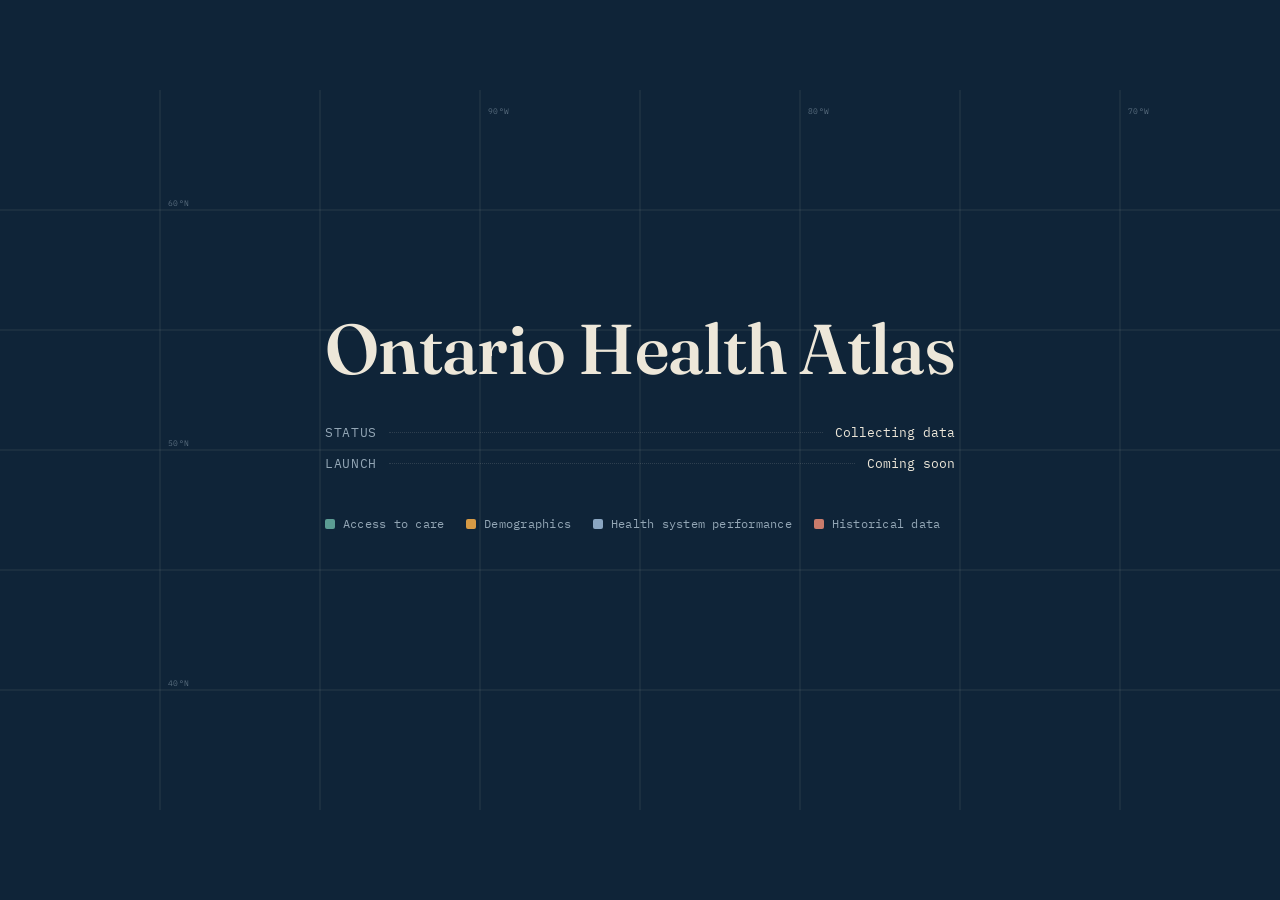
<file: index.html>
<!DOCTYPE html>
<html lang="en">
<head>
<meta charset="UTF-8">
<meta name="viewport" content="width=device-width, initial-scale=1.0">
<title>Ontario Health Atlas – Coming Soon</title>
<meta name="description" content="A geographic reference for population health across Ontario. Coming soon.">

<link rel="preconnect" href="https://fonts.googleapis.com">
<link rel="preconnect" href="https://fonts.gstatic.com" crossorigin>
<link href="https://fonts.googleapis.com/css2?family=Fraunces:opsz,wght@9..144,400;9..144,500;9..144,600&family=IBM+Plex+Mono:wght@400;500&display=swap" rel="stylesheet">
<link rel="stylesheet" href="styles.css">
</head>
<body>

<svg class="bg" preserveAspectRatio="xMidYMid meet" viewBox="0 0 1600 900" aria-hidden="true">
  <!-- graticule -->
  <g>
    <line class="grid-line" x1="0" y1="150" x2="1600" y2="150"/>
    <line class="grid-line" x1="0" y1="300" x2="1600" y2="300"/>
    <line class="grid-line" x1="0" y1="450" x2="1600" y2="450"/>
    <line class="grid-line" x1="0" y1="600" x2="1600" y2="600"/>
    <line class="grid-line" x1="0" y1="750" x2="1600" y2="750"/>
    <line class="grid-line" x1="200" y1="0" x2="200" y2="900"/>
    <line class="grid-line" x1="400" y1="0" x2="400" y2="900"/>
    <line class="grid-line" x1="600" y1="0" x2="600" y2="900"/>
    <line class="grid-line" x1="800" y1="0" x2="800" y2="900"/>
    <line class="grid-line" x1="1000" y1="0" x2="1000" y2="900"/>
    <line class="grid-line" x1="1200" y1="0" x2="1200" y2="900"/>
    <line class="grid-line" x1="1400" y1="0" x2="1400" y2="900"/>
    <text class="grid-label" x="210" y="145">60°N</text>
    <text class="grid-label" x="210" y="445">50°N</text>
    <text class="grid-label" x="210" y="745">40°N</text>
    <text class="grid-label" x="610" y="30">90°W</text>
    <text class="grid-label" x="1010" y="30">80°W</text>
    <text class="grid-label" x="1410" y="30">70°W</text>
  </g>
</svg>

<main class="stage">

  <h1>Ontario Health Atlas</h1>

  <div class="index">
    <div class="index-row">
      <span class="k">Status</span>
      <span class="dots"></span>
      <span class="v">Collecting data</span>
    </div>

    <div class="index-row">
      <span class="k">Launch</span>
      <span class="dots"></span>
      <span class="v">Coming soon</span>
    </div>
  </div>

  <div class="legend" aria-label="Planned data layers">
    <span class="legend-item"><span class="swatch c1"></span>Access to care</span>
    <span class="legend-item"><span class="swatch c2"></span>Demographics</span>
    <span class="legend-item"><span class="swatch c3"></span>Health system performance</span>
    <span class="legend-item"><span class="swatch c4"></span>Historical data</span>
  </div>

</main>

</body>
</html>
</file>
<file: styles.css>
:root{
  --ink:    #0F2438;
  --paper:  #EDE7D9;
  --water:  #5B9C93;
  --amber:  #D69A45;
  --muted:  #93A6B5;
  --line:   rgba(237,231,217,0.14);
}

*{ box-sizing:border-box; }

html,body{
  margin:0;
  padding:0;
  height:100%;
  background:var(--ink);
  color:var(--paper);
  font-family:sans-serif;
  overflow-x:hidden;
}

body{
  min-height:100vh;
  display:flex;
  align-items:center;
  justify-content:center;
  position:relative;
  isolation:isolate;
}

/* ---------- background: graticule ---------- */
.bg{
  position:fixed;
  inset:0;
  width:100%;
  height:100%;
  z-index:0;
  pointer-events:none;
}

.bg .grid-line{ stroke:var(--line); stroke-width:1; }
.bg .grid-label{
  font-family:'IBM Plex Mono', monospace;
  font-size:10px;
  fill:var(--muted);
  opacity:0.55;
  letter-spacing:0.04em;
}

/* ---------- content ---------- */
.stage{
  position:relative;
  z-index:1;
  width:fit-content;
  max-width:100%;
  padding:64px 32px;
  animation:rise 900ms cubic-bezier(0.16,1,0.3,1) both;
}

@keyframes rise{
  from{ opacity:0; transform:translateY(14px); }
  to{ opacity:1; transform:translateY(0); }
}

h1{
  font-family:'Fraunces', serif;
  font-weight:560;
  font-size:clamp(2.6rem, 7vw, 4.4rem);
  line-height:1.02;
  letter-spacing:-0.01em;
  margin:0 0 18px 0;
  color:var(--paper);
}

/* legend-style index entries */
.index{
  padding-top:22px;
  display:flex;
  flex-direction:column;
  gap:14px;
  margin-bottom:44px;
}
.index-row{
  display:flex;
  align-items:baseline;
  gap:12px;
  font-family:'IBM Plex Mono', monospace;
  font-size:13px;
}
.index-row .k{
  color:var(--muted);
  letter-spacing:0.05em;
  text-transform:uppercase;
  white-space:nowrap;
}
.index-row .dots{
  flex:1;
  border-bottom:1px dotted var(--line);
  transform:translateY(-4px);
}
.index-row .v{
  white-space:nowrap;
  color:var(--paper);
}

/* data-layer legend swatches */
.legend{
  display:flex;
  flex-wrap:wrap;
  gap:22px;
  margin-bottom:56px;
}
.legend-item{
  display:flex;
  align-items:center;
  gap:8px;
  font-family:'IBM Plex Mono', monospace;
  font-size:11.5px;
  color:var(--muted);
  letter-spacing:0.02em;
}
.swatch{
  width:10px;
  height:10px;
  border-radius:2px;
  flex-shrink:0;
}
.swatch.c1{ background:var(--water); }
.swatch.c2{ background:var(--amber); }
.swatch.c3{ background:#8AA6C2; }
.swatch.c4{ background:#C97B6B; }

@media (max-width:560px){
  .stage{ padding:44px 22px; }
  .legend{ gap:14px 20px; }
}

@media (prefers-reduced-motion: reduce){
  .stage{ animation:none; }
}
</file>
